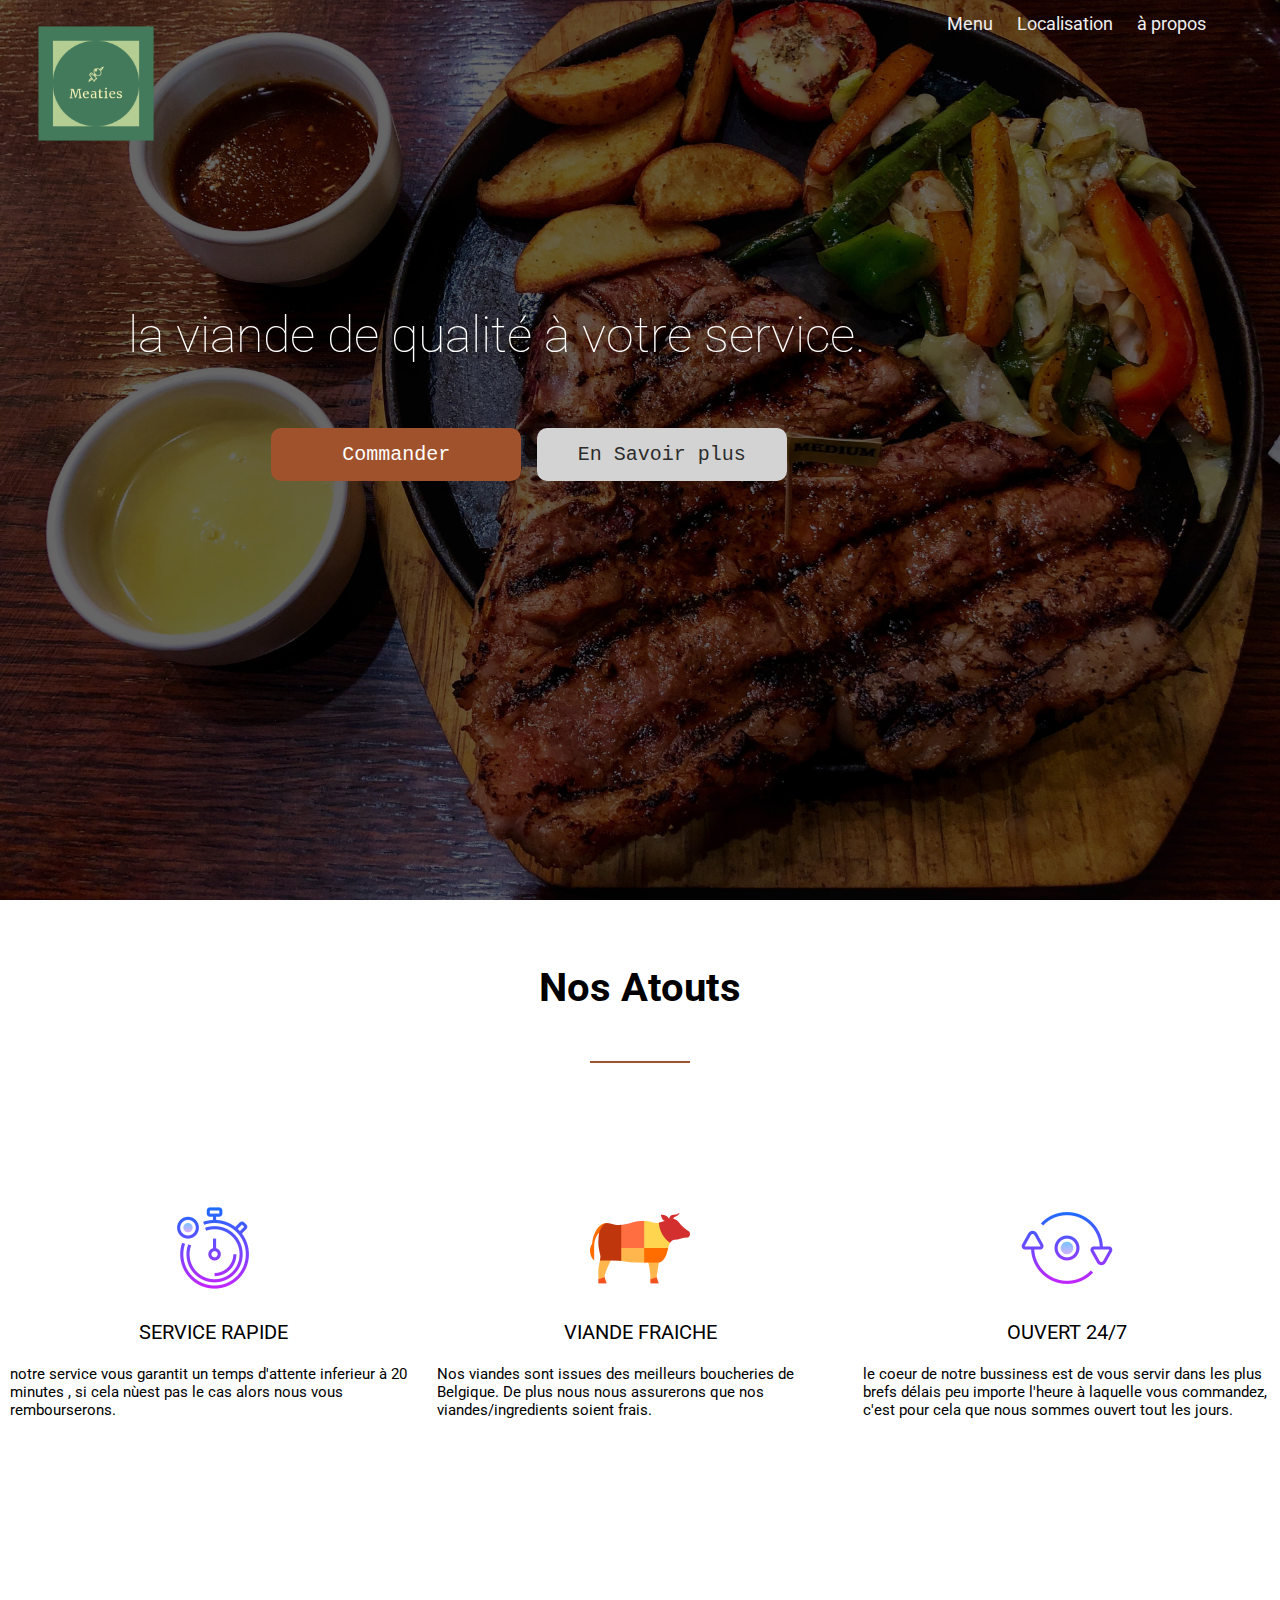
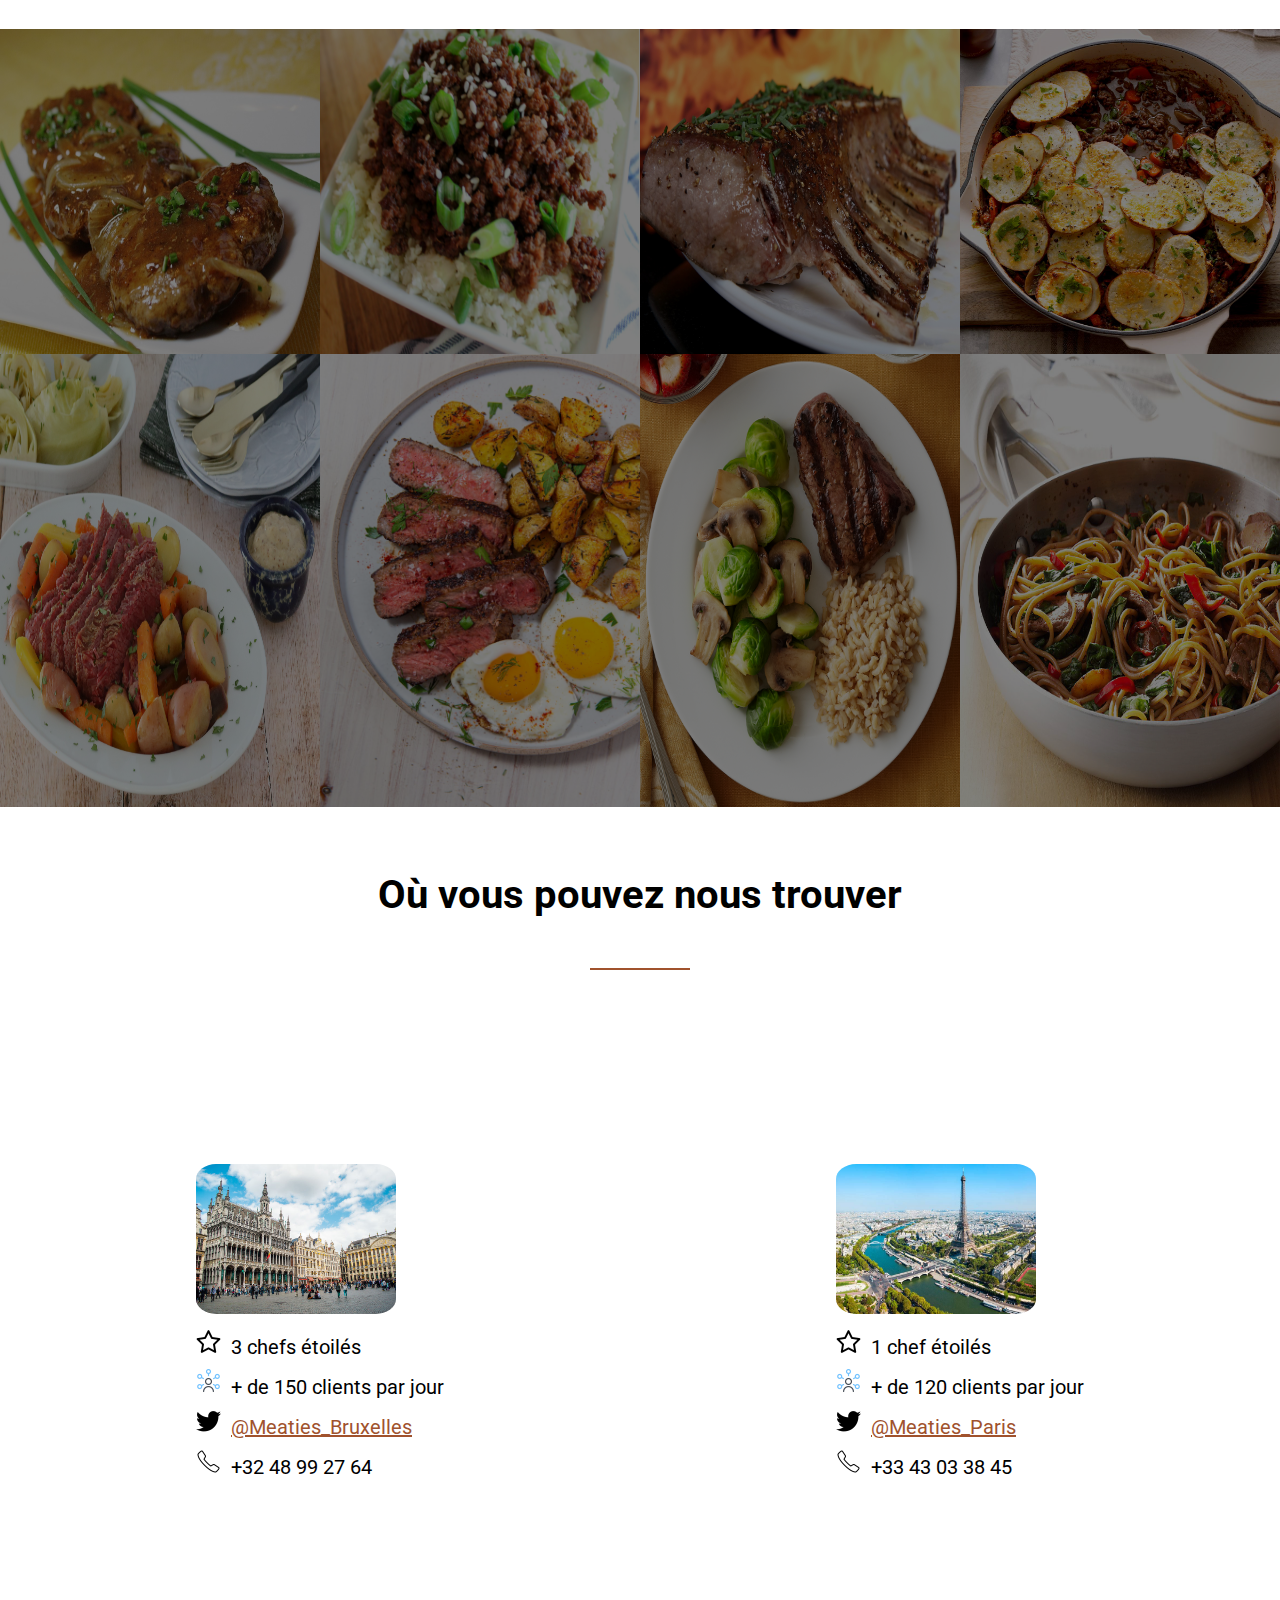
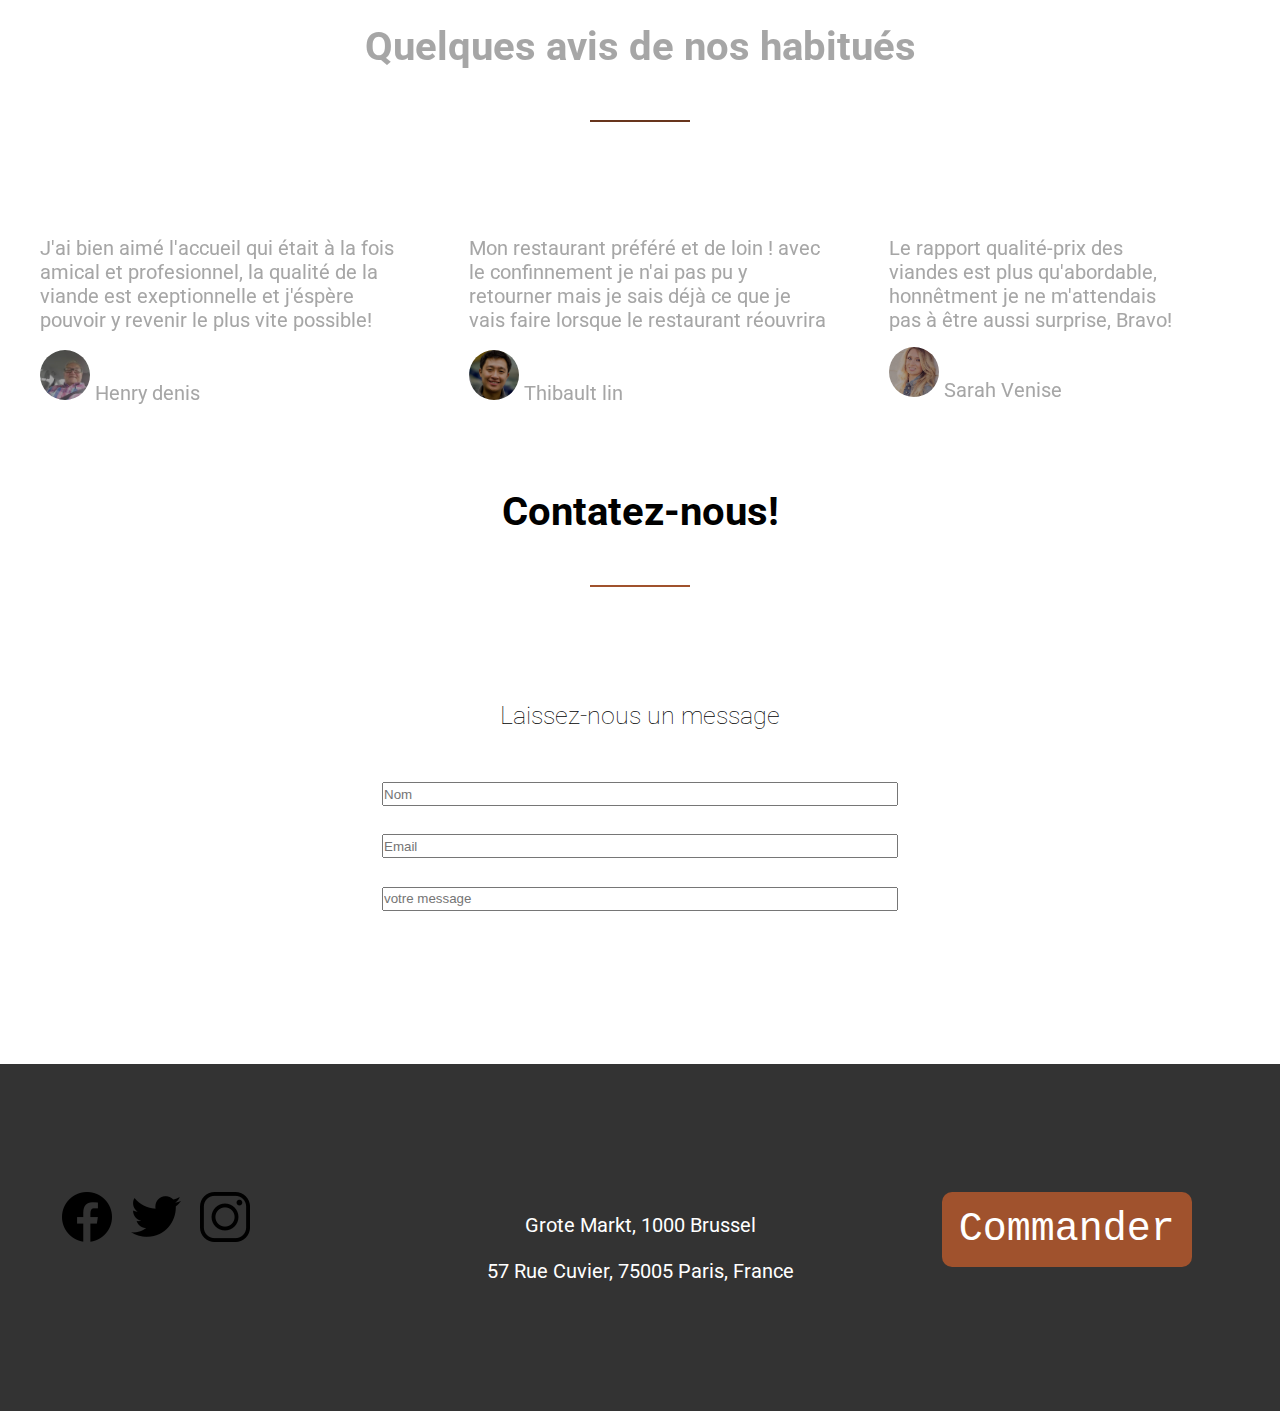
<file: index.html>
<!DOCTYPE html>

<html lang="fr">
    <head>
        <meta charset="UTF-8">
        <meta name="description" content="Restaurant website">
        <meta name="Keywords" content="HTML, CSS, Javascript">
        <meta name="author" content="Karim Sadiki">
        <meta name="viewport" content="width=device-witdth, initial-scale=1.0">
        <link rel="preconnect" href="https://fonts.gstatic.com">
        <link rel="preconnect" href="https://fonts.gstatic.com">
        <link href="https://fonts.googleapis.com/css2?family=Roboto:wght@100&display=swap" rel="stylesheet">        <link rel="stylesheet" href="ressources/css/styles.css">
        <title> Modern Food </title>

    </head>
    <body>

        <header class="main-Page" role="navigation">
                <div class="nav">
                        <input type="checkbox" id="nav-check">

                    <div class="nav-header">
                          
                        <img alt="logo" src="ressources/img/pinterest_profile_image.png">

                          
                    </div>
                    <div class="nav-btn">
                          <label for="nav-check">
                            <span></span>
                            <span></span>
                            <span></span>
                          </label>
                    </div>
                        
                    <div class="nav-links">
                          <a href="#section-menu">Menu</a>
                          <a href="#section-localisations">Localisation</a>
                          <a href="#section-qualites">à propos </a>
                    </div>
                </div>
                <h2>
                    
                    la viande de qualité à votre service.
                </h2>
                <div class="buttons">
                    <div>
                        <button class="commander-btn">Commander <i class="fa fa-home"></i></button>
                    </div>
                    
                    <div>
                        <button class="ensavoir-btn">En Savoir plus</button>
                    </div>
                </div>
                
        </header>

    <section>
        <h1 class="header-section" id="section-qualites">Nos Atouts</h1>
        <div class="resto-qualites">
            <div>
                <img src="ressources/img/timericon.png" alt="timer icon">
                <label>SERVICE RAPIDE</label>
                <p>notre service vous garantit un temps d'attente inferieur à 20 minutes , si cela nùest pas le cas alors nous vous rembourserons.</p>
            </div>
            <div>
                <img src="ressources/img/vidandenaturelleicon.png" alt="vache">
                <label>VIANDE FRAICHE</label>
                <p>Nos viandes sont issues des meilleurs boucheries de Belgique. De plus nous nous assurerons que nos viandes/ingredients soient frais.</p>
            </div>
            <div>
                <img src="ressources/img/disponibiliteicon.png">
                <label>OUVERT 24/7</label>
                <p>le coeur de notre bussiness est de vous servir dans les plus brefs délais peu importe l'heure à laquelle vous commandez, c'est pour cela que nous sommes ouvert tout les jours.</p>
            </div>
        </div>
       

    </section>

    <section class="section-meals" id="section-menu">
        <div>
            <figure>
                <img src="ressources/img/3beefviande.jpeg">
            </figure>
        </div>
        <div>
            <figure>
                <img src="ressources/img/beefcoreen.png">
            </figure>
        </div>
        <div>
            <figure>
                <img src="ressources/img/beefcote.jpg">
            </figure>
        </div>
        <div>
            <figure>
                <img src="ressources/img/potatosbeef.jpg">
            </figure>
        </div>
        <div>
            <figure>
                <img src="ressources/img/potinstantbeef.jpg">
            </figure>
        </div>
        <div>
            <figure>
                <img src="ressources/img/viandeetpommedeterre.jpg">
            </figure>
        </div>
        <div>
            <figure>
                <img src="ressources/img/viandelegumes.jpeg">
            </figure>
        </div>
        <div>
            <figure>
                <img src="ressources/img/patesbeef.jpg">
            </figure>
        </div>
    </section>
    
    <section class="section-localisation" id="section-localisations">
        <h1>Où vous pouvez nous trouver</h1>
        <div class="cities">
            <div class="city" id="bruxelles">
                <figure>
                    <img src="ressources/img/bruxelles-grand-place.jpg">
                </figure>
                <p><img src="ressources/img/star.png" class="icon-local">3 chefs étoilés</p>
                <span><img src="ressources/img/customer.png" class="icon-local">+ de 150 clients par jour</span>
                <div><img src="ressources/img/twitter.png" class="icon-local"><a id="social-link">@Meaties_Bruxelles</a></div>
                <p><img src="ressources/img/phone.png" class="icon-local">+32 48 99 27 64</p>

            </div>
            <div class="city" id="paris">
                <figure>
                    <img src="ressources/img/paris.jpg">
                </figure>
                <p><img src="ressources/img/star.png" class="icon-local">1 chef étoilés</p>
                <span><img src="ressources/img/customer.png" class="icon-local">+ de 120 clients par jour</span>
                <div><img src="ressources/img/twitter.png" class="icon-local"><a id="social-link">@Meaties_Paris</a></div>
                <p><img src="ressources/img/phone.png" class="icon-local">+33 43 03 38 45</p>
        
            </div>
        </div>


    </section>
    
    <section class="section-avis">
        <h1>Quelques avis de nos habitués</h1>
        <div class="comments">
            <div>
                <p>J'ai bien aimé l'accueil qui était à la fois amical et profesionnel, la qualité de la viande est exeptionnelle et j'éspère pouvoir y revenir le plus vite possible!</p>
                <div class="client-info">
                    <img src="ressources/img/profile1.jpeg" alt="image profile 1">
                    <span>Henry denis</span>
                </div>
            </div>
            <div>
                <p>Mon restaurant préféré et de loin ! avec le confinnement je n'ai pas pu y retourner mais je sais déjà ce que je vais faire lorsque le restaurant réouvrira</p>
                <div class="client-info">
                        <img src="ressources/img/profile2.jpg" alt="profile 2">
                        <span>Thibault lin</span>
                </div>
            </div>
            <div>
                <p>Le rapport qualité-prix des viandes est plus qu'abordable, honnêtment je ne m'attendais pas à être aussi surprise, Bravo! </p>
                <div class="client-info">
                        <img src="ressources/img/profile3.jpeg" alt="profile 3">
                        <span>Sarah Venise</span>
                </div>
            </div>
        </div>
    </section>
      
    <section class="section-contact">
        <h1>Contatez-nous!</h1>
        <h2>Laissez-nous un message</h2>
        <form>
            <span>
                <input type="text" name="name" placeholder="Nom" id="name">
            </span>
            <span>
                <input type="email" name="email" placeholder="Email" id="email">
            </span>
            <span>
                <input type="text" placeholder="votre message" id="message">
            </span>
        </form>


    </section>
  
    <footer>
        <div>
            <ul class="social-media-footer">
                <li><img src="ressources/img/facebook.png"></li>
                <li><img src="ressources/img/twitter.png"></li>
                <li><img src="ressources/img/insta.png"></li>
            </ul>
        </div>
        <div>
            <p>Grote Markt, 1000 Brussel</p>
            <p>57 Rue Cuvier, 75005 Paris, France</p>
        </div>
        <div>
            <button class="commander-btn">Commander <i class="fa fa-home"></i></button>

        </div>
    </footer>

    </body>
</html>
</file>
<file: ressources/css/styles.css>
*{
    margin: 0;
    padding: 0;
}
html{
    font-family: 'Roboto', sans-serif;
    font-size: 62.5%;
    scroll-behavior: smooth;

}



header{
    background-image: linear-gradient(rgba(0,0,0,0.6), rgba(0,0,0,0.6)),url("img/viandos.jpg");
    background-repeat: no-repeat;
    height: 100vh;
    background-size: cover;
    background-position: center;
    position: relative;
}

h2 {
    font-size: 5rem;
    color: #ffffff;
    font-weight: 1;
    padding-top: 20%;
    padding-left: 10%;
    text-align: left;
}


.nav {
    height: 50px;
    width: 100%;
  }
  
  .nav > .nav-header {
    display: inline;
  }
  
  .nav > .nav-header > img{
    display: inline-block;
    color: #fff;
    padding: 2% 3%;
    width:9%;
}

  .nav > .nav-btn {
    display: none;
  }
  
  .nav > .nav-links {
    display: inline;
    float: right;
    font-size: 18px;
    padding: 0 5%;
}
  
  .nav > .nav-links > a {
    display: inline-block;
    padding: 13px 10px 13px 10px;
    text-decoration: none;
    color: #efefef;
}
  
  .nav > #nav-check {
    display: none;
  }

  .nav > .nav-links > a:after{
    
    background: none repeat scroll 0 0 transparent;
    bottom: 0;
    content: "";
    display: block;
    height: 2px;
    left: 0%;
    position: relative;
    background: #fff;
    transition: right 0.3s ease 0s, left 0.3s ease 0s;
    width: 0;
}

.nav > .nav-links > a:hover::after{
    content: "";
    background: #ffffff;
    transition: width 0.3s ease 0s left 0.3s ease 0s;
    height: 2px;
    left: 50%;
    width: 50%;
}

 
.buttons{
    display: flex;
    flex-direction: row;
    position: relative;
    padding: 5% 20%;
    text-align: center;
}

.buttons > div{
    padding-left: 2%;
}
.commander-btn {
    font-family: Hack, monospace;
    background: #A0522D;
    color: #fff;
    cursor: pointer;
    font-size: 2em;
    padding: 1.5rem;
    border: 0;
    border-radius: 10px;
    width: auto;
    position: relative;
    min-width: 250px;
    display: inline-block;
    animation: bottomTop 1s ease-in;
    transition: all 1s ease-in-out;

    
}

.commander-btn:hover{
    background: linear-gradient(to top, #8B4513 100%, transparent 0%);

}

@keyframes bottomTop{
    0%{
        opacity: 0;
        top: 50px;
    }
    25%{
        opacity: 0.25;
        top: 37px;
    }
    50%{
        opacity: 0.5;
        top: 25px;
    }
    75%{
        opacity: 0.7;
        top: 12px;
    }
    100%{
        opacity: 1;
    }
}

.ensavoir-btn {
    font-family: Hack, monospace;
    background: #d3d3d3;
    color: #2c2c2c;
    cursor: pointer;
    font-size: 2em;
    padding: 1.5rem;
    border: 0;
    transition: all 0.5s;
    border-radius: 10px;
    width: auto;
    position: relative;
    min-width: 250px;
    display: inline-block;
    animation: bottomTop 1s ease-in;

}

.ensavoir-btn:hover::after{
    content: "...";
    
}
 
@media (max-width:600px) {
    .nav > .nav-btn {
      display: inline-block;
      position: absolute;
      right: 0px;
      top: 0px;
    }
    .nav > .nav-btn > label {
      display: inline-block;
      width: 50px;
      height: 50px;
      padding: 13px;
    }
    .nav > .nav-btn > label:hover,.nav  #nav-check:checked ~ .nav-btn > label {
      background-color: rgba(0, 0, 0, 0.3);
    }
    .nav > .nav-btn > label > span {
      display: block;
      width: 25px;
      height: 10px;
      border-top: 2px solid #eee;
    }
    .nav > .nav-links {
      position: absolute;
      display: block;
      width: 100%;
      background-color: #333;
      height: 0px;
      transition: all 0.3s ease-in;
      overflow-y: hidden;
      top: 60px;
      left: 0px;
      z-index: 1;
      padding: 0;
    }
    .nav > .nav-links > a {
      display: block;
      width: 100%;
    }
    .nav > #nav-check:not(:checked) ~ .nav-links {
      height: 0px;
    }
    .nav > #nav-check:checked ~ .nav-links {
      height: calc(100vh - 50px);
      overflow-y: auto;
    }

    .buttons{
        flex-direction: column;
    }
    .ensavoir-btn{
        margin-top: 2%;
    }
}
@media (max-width:680px) and (min-width: 600px){
    .buttons{
        padding: 5% 10%;
    }
}

section{
    font-size: 2rem;
}
.resto-qualites{
    display: flex;
    flex-direction: row;
    position: relative;
    width: 100%;
    justify-content: space-between;
}

.resto-qualites > div > p{
    padding: 10px;
    text-align: left;
    padding-top: 5%;
    display: block;
    position: relative;
    font-size: 1.5rem;
}

section > h1{
    position : relative;
    padding: 5% 0%;
    text-align: center;
}

section h1::after{
    
    display: block;
    position: relative;
    width: 10rem;
    height: 0.2rem;
    background-color: #A0522D;
    content: "";
    margin: 50px auto;
}
.resto-qualites > div{
    width: 40%;
}

.resto-qualites > div > label{
    display: block;
    text-align: center;
    font-size: 2rem;
}

.resto-qualites > div > img{
    position: relative;
    display: block;
    margin: auto;
    padding: 5% 10%;
}


@media(max-width: 600px){
    .resto-qualites{
        position: relative;
        flex-direction: column;
        width: 100%;
    }
    .resto-qualites > div{
        padding-left: 30%;
        padding-right: 30%;

    }
}

.section-meals{
    display: flex;
    flex-direction: row;
    flex-wrap: wrap;
    margin-top: 200px;
}

.section-meals > div{
    width: 25%;
    overflow: hidden;
    flex-grow: 1;
    flex-shrink: 1;

}
.section-meals figure img{
    max-height: 500px;
    max-width: 500px;
    width: 100%;
    height: 100%;
    filter: brightness(50%);
    align-self: center;
    transition: all 0.5s ease-in-out;
    
}

.section-meals figure img:hover{
    transform: scale(1.2);
    transition-duration: 0.5s;
    filter: brightness(90%);
}
.section-meals figure{
    position: relative;
    height:100%;
    width: 100%;
    object-fit: none;
}



.cities{
    display: flex;
    position: relative;
    margin-top: 100px;
    flex-direction: row;
    justify-content: space-around;
    width: 100%;
    margin: 80px auto;


}

@media(max-width: 600px){
    .cities{
        flex-direction: column;
    }
    .city{
        padding-bottom: 20%;
        padding-left: 30%;

    }

}

.city > figure > img {
    max-height: 250px;
    max-width: 250px;
    width: 20rem;
    height: 15rem;
    border-radius: 10%;
}

.icon-local{
    height: 25px;
    width: 25px;
    padding-right: 10px;
    padding-top: 10px;
}

#social-link{
    color: #A0522D;
    cursor: pointer;
    text-decoration: underline;
}

.section-avis{
    background-image: linear-gradient(rgba(0,0,0,0.6), rgba(0,0,0,0.6)),url("img/dish-avis.jpg");
    background-repeat: no-repeat;
    height: 60vh;
    background-size: cover;
    background-position: center;
    background-attachment: fixed;
    filter: brightness(65%);
    width: 100%;
    height: 100%;

}

.section-avis > h1{
    color: #ffffff;
}

.comments{
    display: flex;
    flex-direction: row;
    position: relative;
    color: #ffffff;
    font-size: 2rem;
    padding: 0 40px;
}

.comments > div {
    margin-right: 5%;
    
}
.client-info{
    position: relative;
    padding: 5% 0;
    color: #ffffff;

}
.comments  img {
    height: 50px;
    width: 50px;
    border-radius: 50%;
}

@media(max-width:600px){

    .comments{
        flex-direction: column;
        padding-bottom: 10%;
    }
    .client-info{
        position: relative;
        padding-top: 2%;
        padding-bottom: 15%;
        float:right;

    }
}

form{
    text-align: center;

}
form > span {
    display: block;
    position: relative;
    padding-bottom:2%;


}

form > span > input{
    position: relative;
    width: 40%;
    height: 20px;
}

.section-contact{
    padding-bottom: 10%;
}

.section-contact > h2 {
    font-size: 2.5rem;
    color: black;
    text-align: center;
    padding: 0;
    padding-bottom: 50px;
}

footer{
    background-color: #333;
    color: #fff;
    display: flex;
    position: relative;
    flex-direction: row;
    padding-bottom: 10%;
    font-size: 2rem;
    width: 100%;
}

footer > div{
    padding-top: 10%;
    width: 40%;
    text-align: center;
}

.social-media-footer{
    display: flex;
    flex-direction: row;
    position: relative;
    padding-left: 10%;
}

.social-media-footer > li{
    position: relative;
    list-style: none;
    margin-left: 5%;
}
.social-media-footer > li > img{
    cursor: pointer;
}

footer p{
    margin-top: 5%;
}

@media(max-width:680px){
    footer{
        flex-direction: column;
    }
    footer > div{
        padding-left: 30%;
    }
}
</file>
